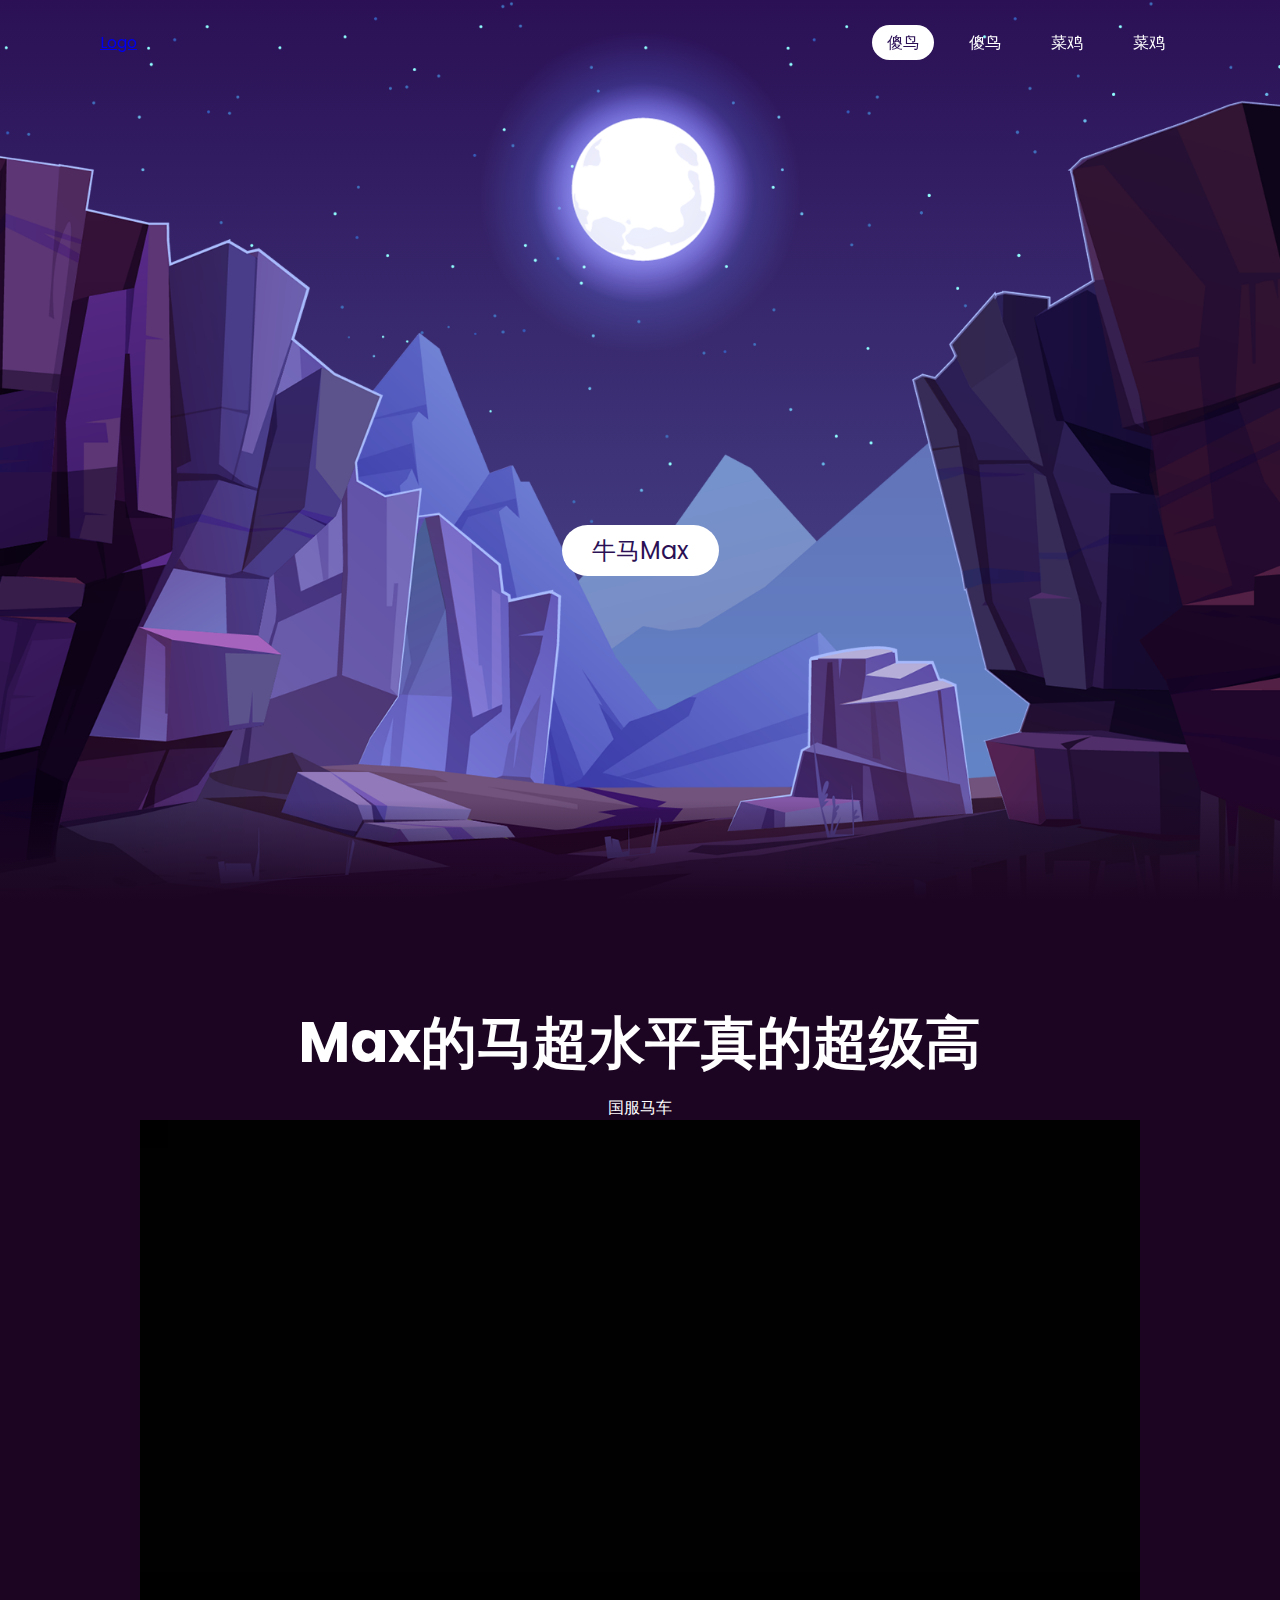
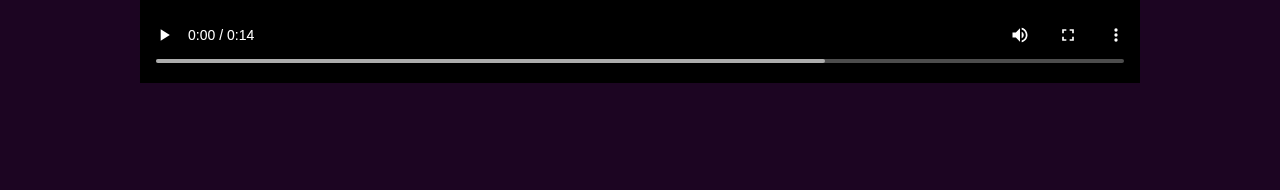
<file: index.html>
<!DOCTYPE html>
<html lang="en">
<head>
  <title>Max的国服马超</title>
  <link rel="stylesheet" href="style.css">

  <style>
     body {
            font-family: Arial, sans-serif;
            text-align: center;
        }
        video {
            width: 1600%;
            max-width: 1000px;
        }
  </style>
</head>
<body>
  <header>
    <a href="#" class="">Logo</a>
    <ul>
      <li><a href="#" class="active">傻鸟</a></li>
      <li><a href="#">傻鸟</a></li>
      <li><a href="#">菜鸡</a></li>
      <li><a href="#">菜鸡</a></li>
    </ul>
  </header>
  <section>
    <img src="images/stars.png" id="stars">
    <img src="images/moon.png" id="moon">
    <img src="images/mountains_behind.png" id="mountains_behind">
    <h2 id="text">欣赏傻子</h2>
    <a href="#sec" id="btn">牛马Max</a>
    <img src="images/mountains_front.png" id="mountains_front">
  </section>
  <div class="sec" id="sec">

    
    <h2>Max的马超水平真的超级高</h2>
    <p>国服马车</p>


    
    <video controls>
        <source src="max.mp4" type="video/mp4">
        Your browser does not support the video tag.
    </video>

  </div>
 
  <script>
    let stars = document.getElementById('stars')
    let moon = document.getElementById('moon')
    let mountains_behind = document.getElementById('mountains_behind')
    let text = document.getElementById('text')
    let btn = document.getElementById('btn')
    let mountains_front = document.getElementById('mountains_front')
    let header = document.querySelector('header')

    window.addEventListener('scroll', function(){
      let value = window.scrollY;
      stars.style.left = value * 0.25 + 'px'
      moon.style.top = value * 1.05 + 'px'
      mountains_behind.style.top = value * 0.5 + 'px'
      mountains_front.style.top = value * 0 + 'px'
      text.style.marginRight = value * 4 + 'px'
      text.style.marginTop = value * 1.5 + 'px'
      btn.style.marginTop = value * 1.5 + 'px'
      header.style.top = value * 0.5 + 'px'
    })
  </script>
</body>
</html>
</file>
<file: style.css>
/* 这是引入了一些字体 */
@import url('https://fonts.googleapis.com/css?family=Poppins:300,400,500,600,700,800,900&display=swap'); 

* {
  margin: 0;
  padding: 0;
  box-sizing: border-box;
  font-family: 'Poppins', sans-serif;
  /* 当用户手动导航或者 CSSOM scrolling API 触发滚动操作时 */
  scroll-behavior: smooth; 
}

body {
  min-height: 100vh;
  overflow-x: hidden;
  background: linear-gradient(#2b1055,#7597de);
}

header {
  position: absolute;
  top: 0;
  left: 0;
  width: 100%;
  padding: 30px 100px;
  display: flex;
  justify-content: space-between;
  align-items: center;
  z-index: 10000;
}

header .logo {
  color: #fff;
  font-weight: 700;
  text-decoration: none;
  font-size: 2em;
  text-transform: uppercase; /* 大写 */
  letter-spacing: 2px; /* 字符间距 */
}

header ul {
  display: flex;
  justify-content: center;
  align-items: center;
}

header ul li {
  list-style: none;
  margin-left: 20px;
}

header ul li a {
  text-decoration: none;
  padding: 6px 15px;
  color: #fff;
  border-radius: 20px;
}

header ul li a:hover,
header ul li a.active {
  background: #fff;
  color: #2b1055;
}

section {
  position: relative;
  width: 100%;
  height: 100vh;
  padding: 100px;
  display: flex;
  justify-content: center;
  align-items: center;
  overflow: hidden;
}

section::before {
  content: '';
  position: absolute;
  bottom: 0;
  width: 100%;
  height: 100px;
  background: linear-gradient(to top, #1c0522, transparent);
  z-index: 1000;
}

section img {
  position: absolute;
  top: 0;
  left: 0;
  width: 100%;
  height: 100%;
  /* object-fit CSS 属性指定可替换元素（例如：<img> 或 <video>）的内容应该如何适应到其使用高度和宽度确定的框。 */
  object-fit: cover;
  pointer-events: none;
}

section img#moon {
  /* mix-blend-mode CSS 属性描述了元素的内容应该与元素的直系父元素的内容和元素的背景如何混合。 */ 
  mix-blend-mode: screen;
}

section img#mountains_front {
  z-index: 10;
}

#text {
  position: absolute;
  right: -350px;
  color: #fff;
  white-space: nowrap;
  font-size: 7.5vw;
  z-index: 9;
}

#btn {
  text-decoration: none;
  display: inline-block;
  padding: 8px 30px;
  border-radius: 40px;
  background: #fff;
  color: #2b1055;
  font-size: 1.5em;
  z-index: 9;
  transform: translateY(100px);
}

.sec {
  position: relative;
  padding: 100px;
  background: #1c0522;
}

.sec h2 {
  font-size: 3.5em;
  margin-bottom: 10px;
  color: #fff;
}

.sec p {
  font-size: 1em;
  color: #fff;
}
</file>
